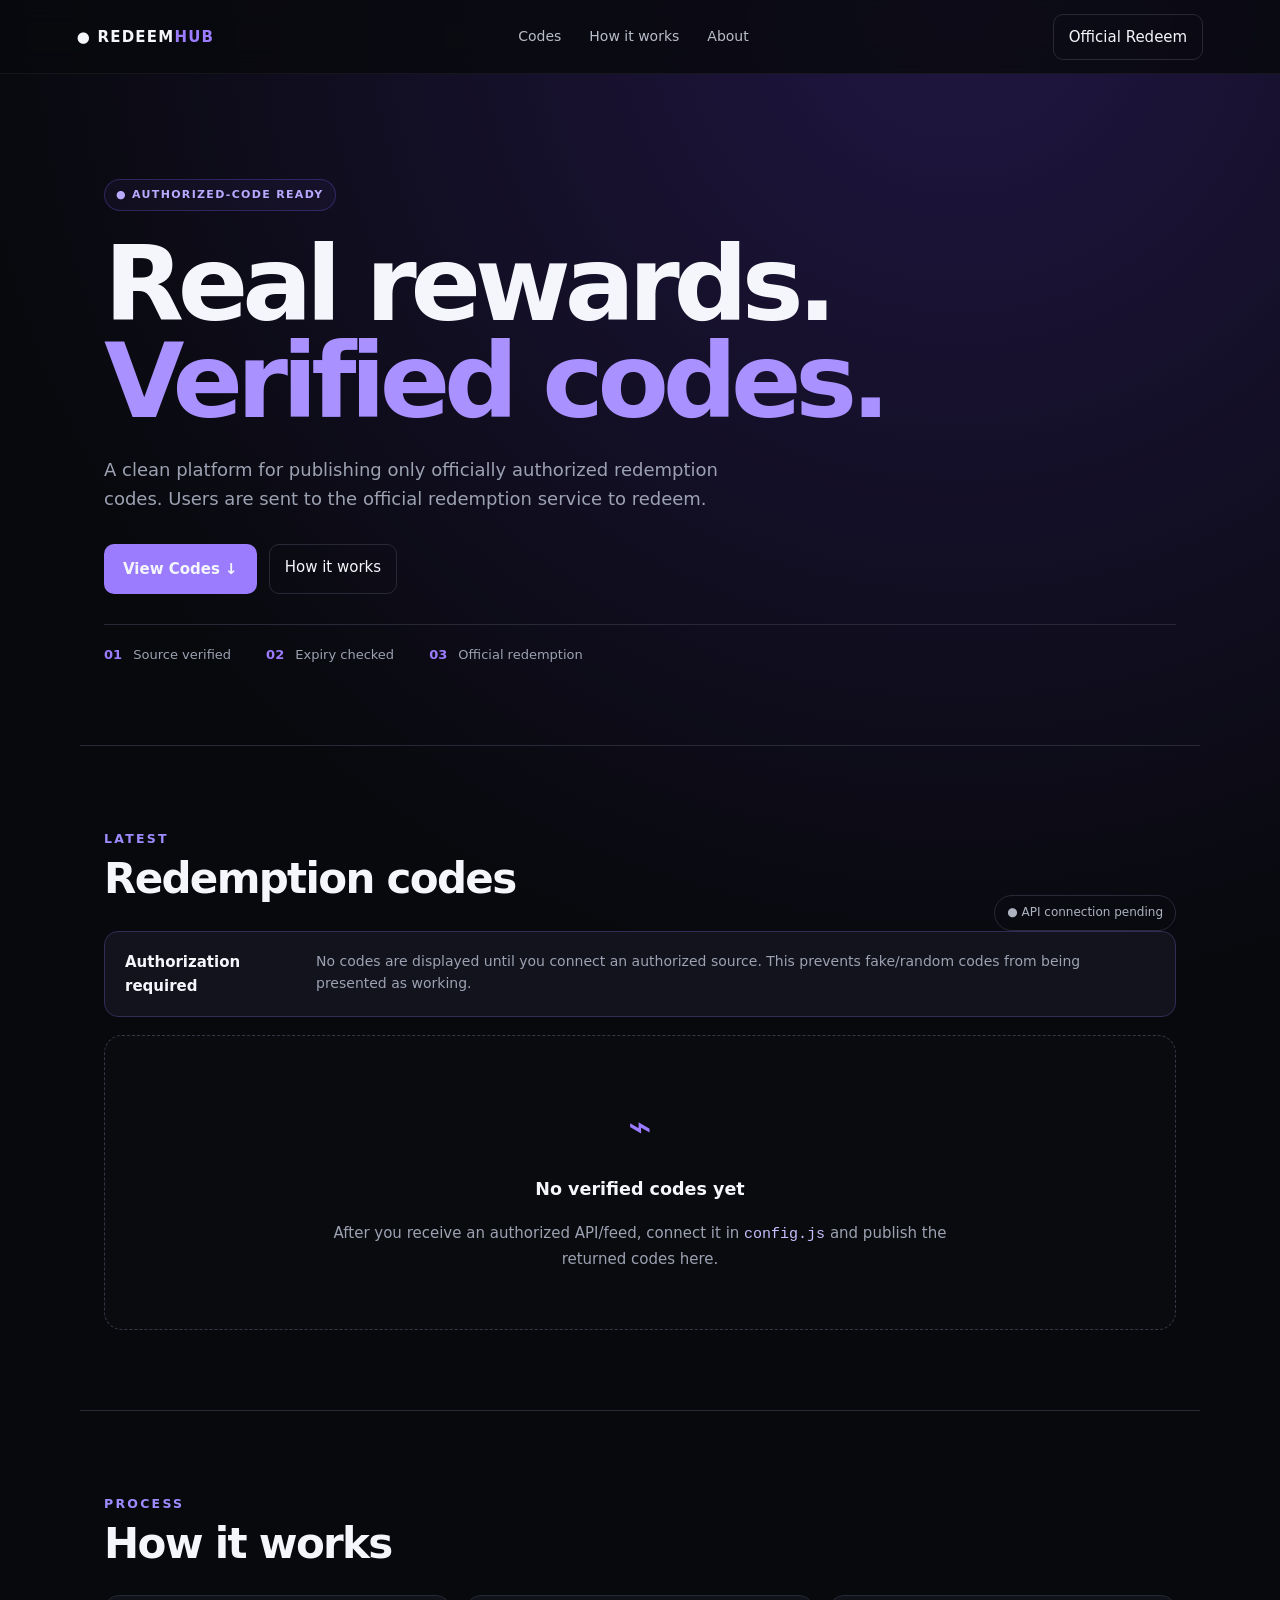
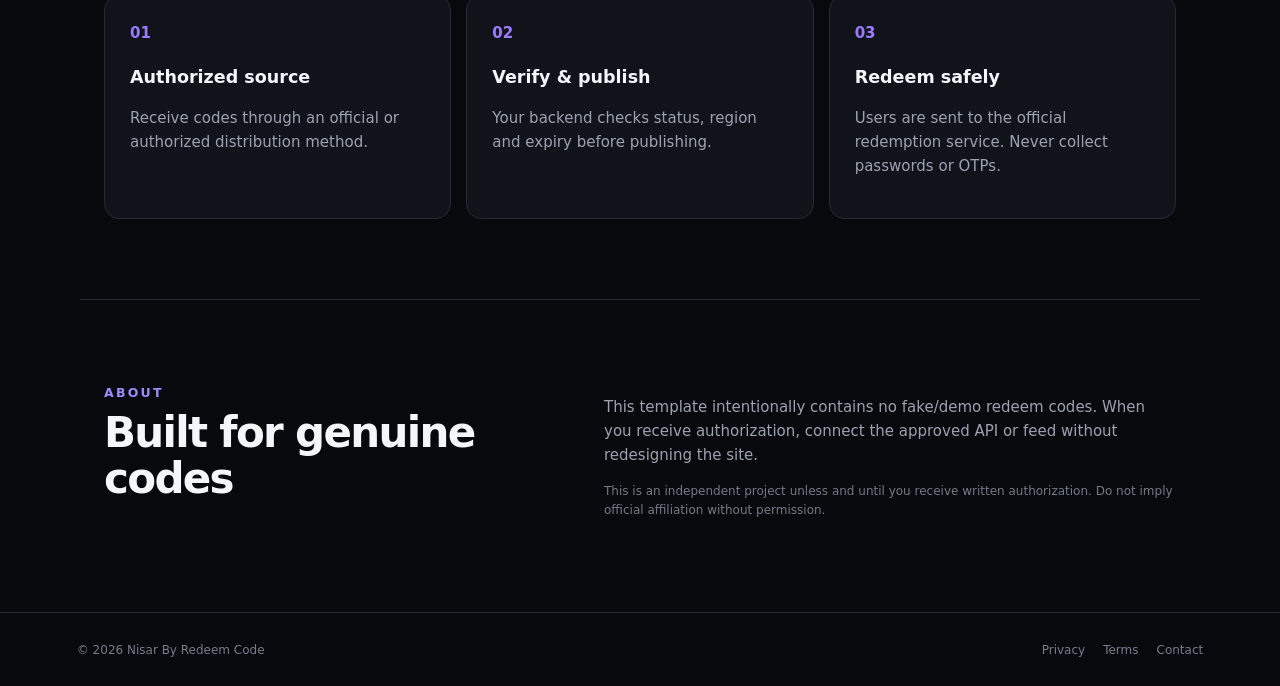
<file: index.html>
<!doctype html>
<html lang="en">
<head>
<meta charset="utf-8"><meta name="viewport" content="width=device-width,initial-scale=1">
<meta name="description" content="Nisar By Redeem Code - a clean interface for authorized game redemption codes">
<title>Nisar By Redeem Code</title><link rel="stylesheet" href="style.css">
</head>
<body>
<header class="topbar">
  <div class="brand"><b>● REDEEM<span>HUB</span></b></div>
  <nav><a href="#codes">Codes</a><a href="#how">How it works</a><a href="#about">About</a></nav>
  <a class="outline" href="https://reward.ff.garena.com/" target="_blank" rel="noopener">Official Redeem</a>
</header>
<main>
<section class="hero">
  <div class="badge">● AUTHORIZED-CODE READY</div>
  <h1>Real rewards.<br><span>Verified codes.</span></h1>
  <p>A clean platform for publishing only officially authorized redemption codes. Users are sent to the official redemption service to redeem.</p>
  <div class="actions"><a class="primary" href="#codes">View Codes ↓</a><a class="outline" href="#how">How it works</a></div>
  <div class="trust"><span><b>01</b> Source verified</span><span><b>02</b> Expiry checked</span><span><b>03</b> Official redemption</span></div>
</section>
<section id="codes" class="section">
  <div class="head"><div><small>LATEST</small><h2>Redemption codes</h2></div><div class="status">● API connection pending</div></div>
  <div class="notice"><b>Authorization required</b><span>No codes are displayed until you connect an authorized source. This prevents fake/random codes from being presented as working.</span></div>
  <div id="codeList" class="empty"><div class="icon">⌁</div><h3>No verified codes yet</h3><p>After you receive an authorized API/feed, connect it in <code>config.js</code> and publish the returned codes here.</p></div>
</section>
<section id="how" class="section"><small>PROCESS</small><h2>How it works</h2>
<div class="steps"><article><b>01</b><h3>Authorized source</h3><p>Receive codes through an official or authorized distribution method.</p></article>
<article><b>02</b><h3>Verify & publish</h3><p>Your backend checks status, region and expiry before publishing.</p></article>
<article><b>03</b><h3>Redeem safely</h3><p>Users are sent to the official redemption service. Never collect passwords or OTPs.</p></article></div>
</section>
<section id="about" class="section about"><div><small>ABOUT</small><h2>Built for genuine codes</h2></div>
<div><p>This template intentionally contains no fake/demo redeem codes. When you receive authorization, connect the approved API or feed without redesigning the site.</p><p class="muted">This is an independent project unless and until you receive written authorization. Do not imply official affiliation without permission.</p></div></section>
</main>
<footer><span>© 2026 Nisar By Redeem Code</span><div><a href="privacy.html">Privacy</a><a href="terms.html">Terms</a><a href="contact.html">Contact</a></div></footer>
<script src="config.js"></script><script src="script.js"></script>
</body></html>
</file>
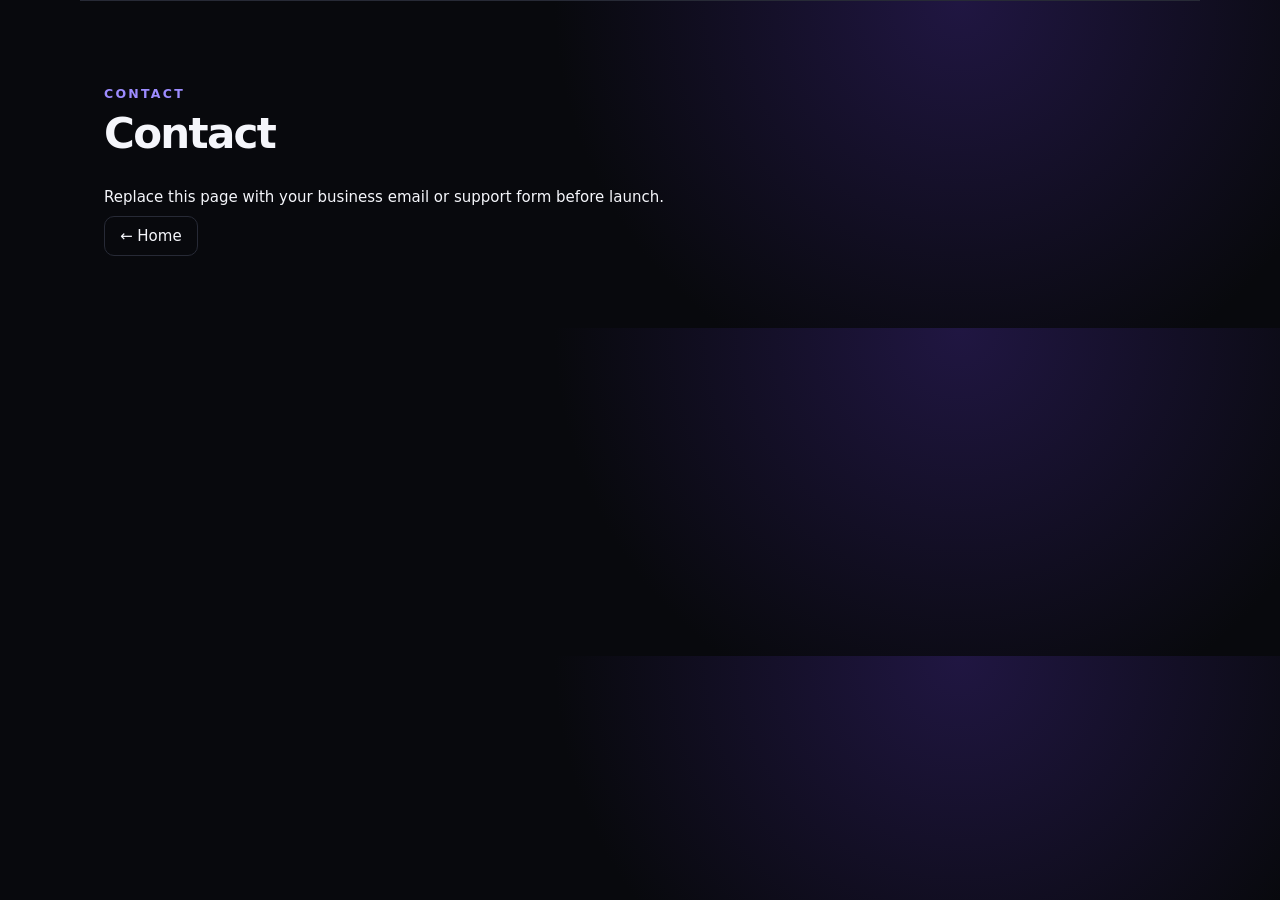
<file: contact.html>
<!doctype html><meta name="viewport" content="width=device-width,initial-scale=1"><title>Contact</title><link rel="stylesheet" href="style.css"><main class="section"><small>CONTACT</small><h2>Contact</h2><p>Replace this page with your business email or support form before launch.</p><a class="outline" href="index.html">← Home</a></main>
</file>
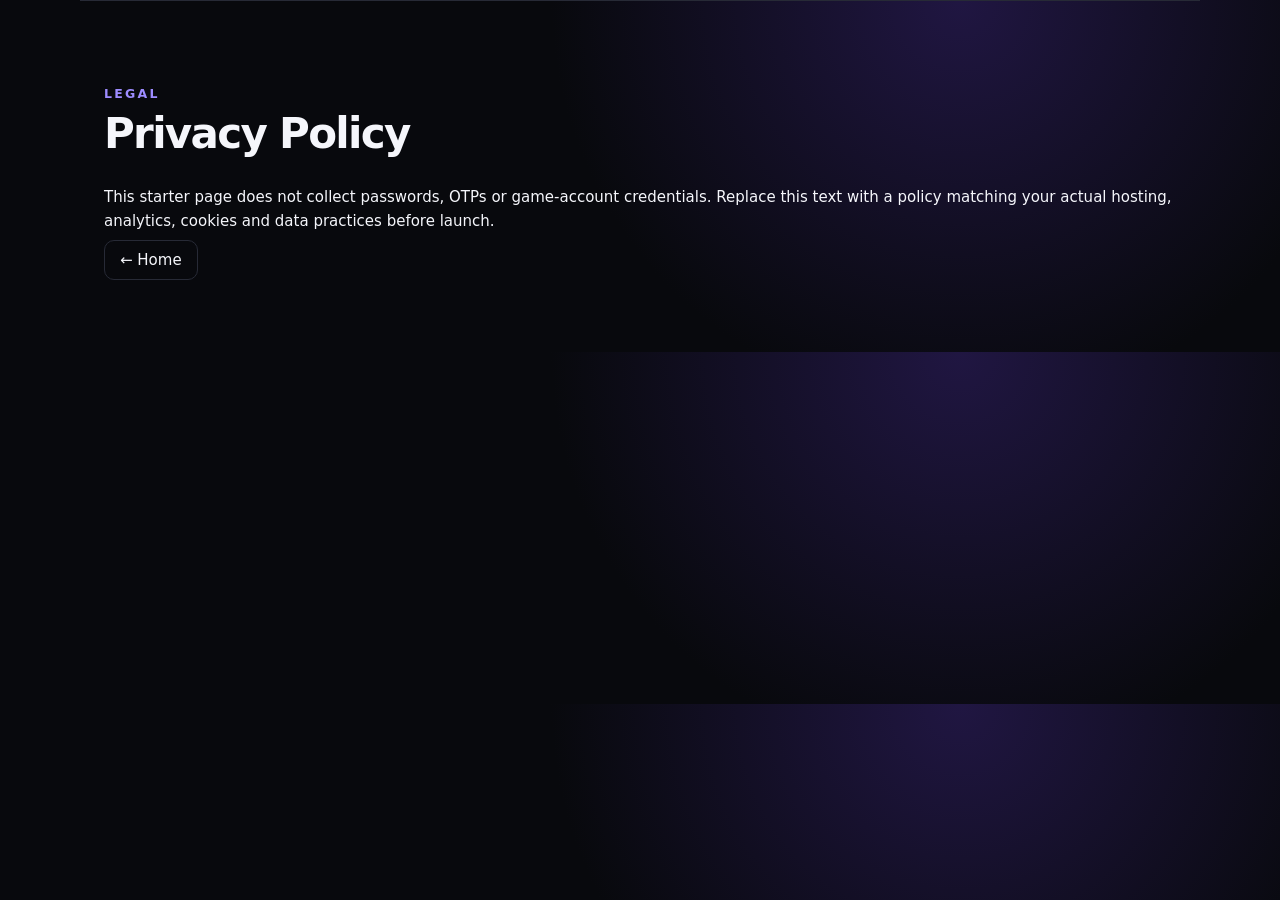
<file: privacy.html>
<!doctype html><meta name="viewport" content="width=device-width,initial-scale=1"><title>Privacy</title><link rel="stylesheet" href="style.css"><main class="section"><small>LEGAL</small><h2>Privacy Policy</h2><p>This starter page does not collect passwords, OTPs or game-account credentials. Replace this text with a policy matching your actual hosting, analytics, cookies and data practices before launch.</p><a class="outline" href="index.html">← Home</a></main>
</file>
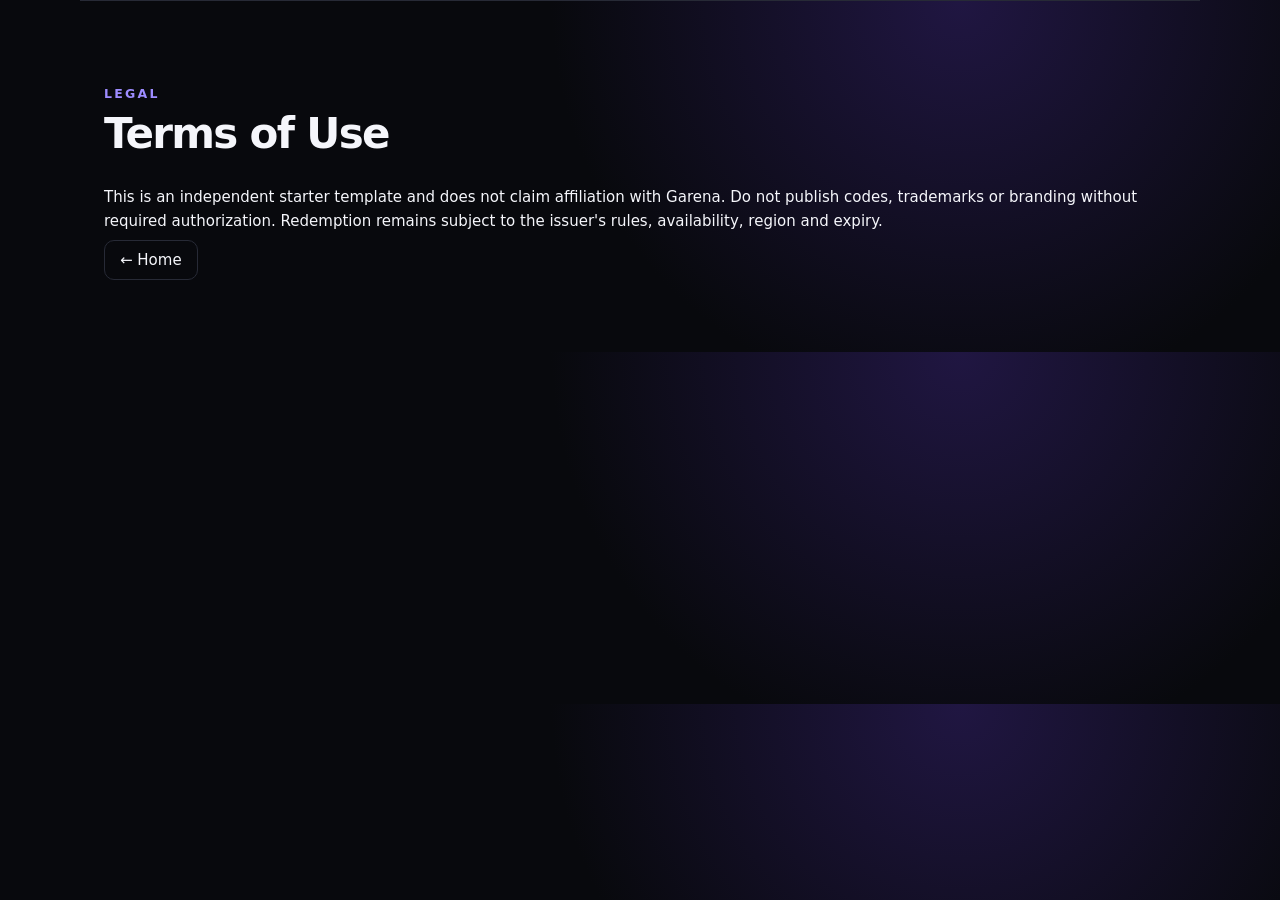
<file: terms.html>
<!doctype html><meta name="viewport" content="width=device-width,initial-scale=1"><title>Terms</title><link rel="stylesheet" href="style.css"><main class="section"><small>LEGAL</small><h2>Terms of Use</h2><p>This is an independent starter template and does not claim affiliation with Garena. Do not publish codes, trademarks or branding without required authorization. Redemption remains subject to the issuer's rules, availability, region and expiry.</p><a class="outline" href="index.html">← Home</a></main>
</file>
<file: style.css>
:root{--bg:#08090d;--panel:#11131b;--text:#f5f6fb;--muted:#9ca2b2;--accent:#9b7cff;--line:#272a36}*{box-sizing:border-box}html{scroll-behavior:smooth}body{margin:0;background:radial-gradient(circle at 75% 0,#201642 0,#08090d 40%);color:var(--text);font:15px/1.6 Inter,system-ui,Arial}a{color:inherit;text-decoration:none}.topbar{height:74px;padding:0 6%;display:flex;align-items:center;justify-content:space-between;border-bottom:1px solid #ffffff0d;background:#08090dcc;backdrop-filter:blur(14px);position:sticky;top:0;z-index:5}.brand{letter-spacing:.08em}.brand span{color:var(--accent)}nav{display:flex;gap:28px;color:#b9bdc9;font-size:14px}.outline{border:1px solid var(--line);padding:10px 15px;border-radius:10px}.hero,.section{max-width:1120px;margin:auto;padding-left:24px;padding-right:24px}.hero{padding-top:105px;padding-bottom:80px}.badge{display:inline-block;border:1px solid #765ee64d;background:#8a6cff0d;border-radius:99px;padding:6px 11px;color:#b8aaff;font-size:11px;font-weight:800;letter-spacing:.12em}.hero h1{font-size:clamp(56px,9vw,104px);line-height:.94;letter-spacing:-.06em;margin:25px 0}.hero h1 span{color:#a991ff}.hero p{max-width:650px;color:var(--muted);font-size:18px}.actions{display:flex;gap:12px;margin:30px 0}.primary{background:var(--accent);padding:13px 19px;border-radius:10px;font-weight:800}.trust{display:flex;gap:35px;border-top:1px solid var(--line);padding-top:20px;color:var(--muted);font-size:13px}.trust b{color:var(--accent);margin-right:7px}.section{padding-top:80px;padding-bottom:80px;border-top:1px solid var(--line)}.section small{color:#9d8cff;letter-spacing:.18em;font-weight:900}.section h2{font-size:42px;line-height:1.1;letter-spacing:-.04em;margin:6px 0 28px}.head{display:flex;align-items:end;justify-content:space-between}.status{border:1px solid var(--line);padding:7px 12px;border-radius:99px;color:#aeb3c0;font-size:12px}.notice{display:flex;gap:16px;padding:18px 20px;background:#12131d;border:1px solid #332b58;border-radius:14px;margin-bottom:18px}.notice span{color:var(--muted);font-size:14px}.empty{border:1px dashed #343744;border-radius:18px;text-align:center;padding:58px 20px;background:#ffffff03}.icon{font-size:40px;color:var(--accent)}.empty p{color:var(--muted);max-width:620px;margin:auto}.empty code{color:#c8bdff}.steps{display:grid;grid-template-columns:repeat(3,1fr);gap:15px}.steps article{background:var(--panel);border:1px solid var(--line);border-radius:15px;padding:25px}.steps article>b{color:var(--accent)}.steps h3{margin-bottom:7px}.steps p,.about p{color:var(--muted)}.about{display:grid;grid-template-columns:1fr 1.3fr;gap:60px}.muted{font-size:12px;color:#747a89!important}footer{border-top:1px solid var(--line);padding:28px 6%;display:flex;justify-content:space-between;color:#777d8d;font-size:12px}footer div{display:flex;gap:18px}@media(max-width:700px){nav{display:none}.topbar{padding:0 20px}.outline{font-size:12px}.hero{padding-top:70px}.hero h1{font-size:58px}.hero p{font-size:16px}.trust{flex-wrap:wrap;gap:15px}.section{padding-top:60px;padding-bottom:60px}.head,.about{display:block}.steps{grid-template-columns:1fr}.notice{display:block}.notice span{display:block;margin-top:8px}footer{padding:24px 20px;display:block}footer div{margin-top:10px}}
</file>
